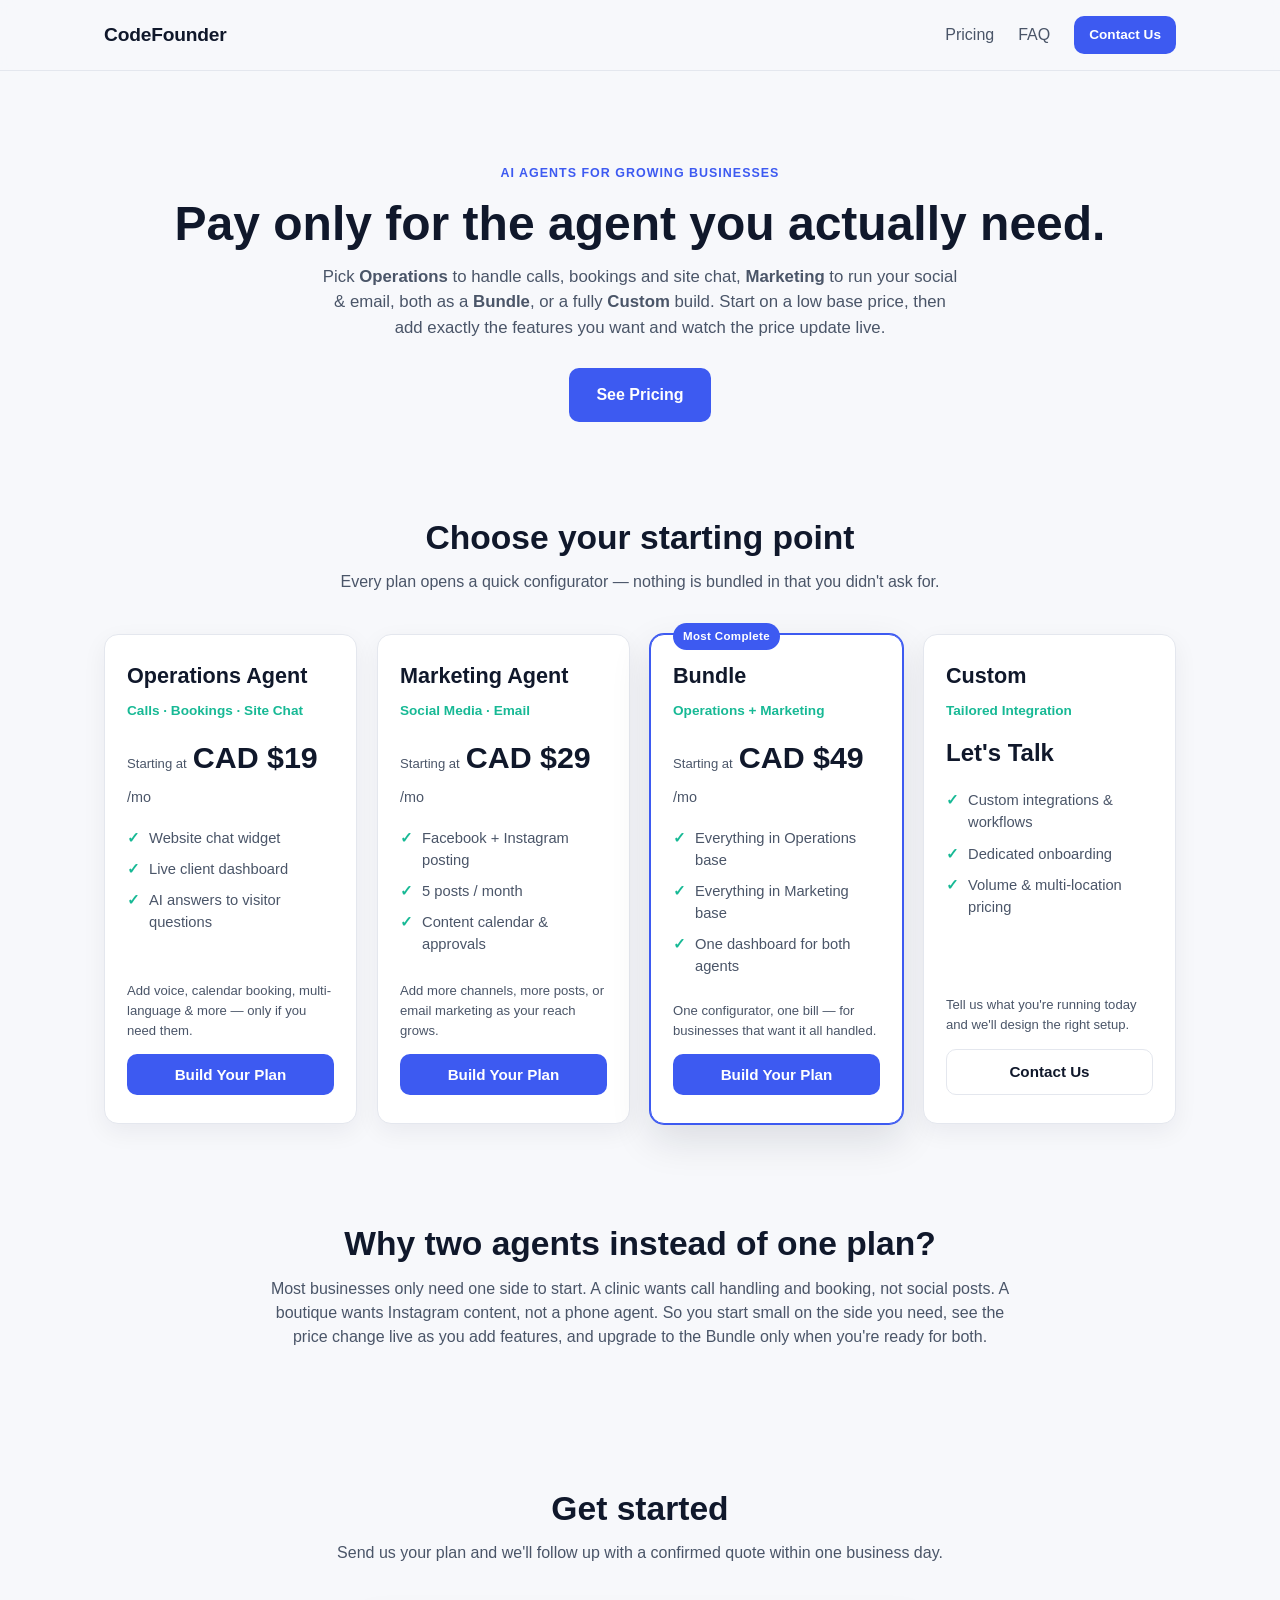
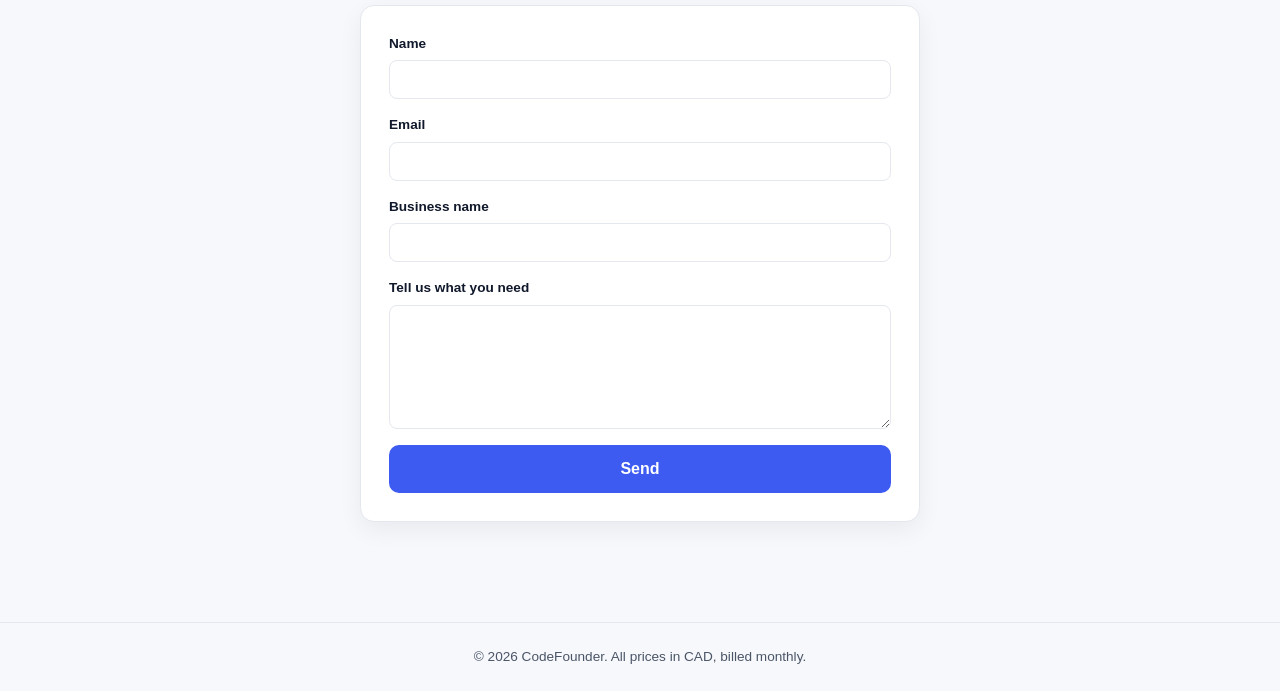
<file: index.html>
<!DOCTYPE html>
<html lang="en">
<head>
<meta charset="UTF-8">
<meta name="viewport" content="width=device-width, initial-scale=1.0">
<title>CodeFounder — Pricing</title>
<meta name="description" content="CodeFounder AI Agents: build the exact plan your business needs. Operations Agent, Marketing Agent, or bundle both — with live pricing as you configure.">
<link rel="icon" href="data:image/svg+xml,<svg xmlns=%22http://www.w3.org/2000/svg%22 viewBox=%220 0 100 100%22><rect width=%22100%22 height=%22100%22 rx=%2222%22 fill=%22%233d5af1%22/><text x=%2250%22 y=%2266%22 font-size=%2258%22 font-family=%22Arial%22 font-weight=%22bold%22 fill=%22white%22 text-anchor=%22middle%22>C</text></svg>">
<link rel="stylesheet" href="assets/css/style.css">
</head>
<body>

<header class="site-header">
  <div class="wrap header-inner">
    <a class="logo" href="#top">CodeFounder</a>
    <nav class="main-nav">
      <a href="#pricing">Pricing</a>
      <a href="#faq">FAQ</a>
      <a href="#contact" class="btn btn-small btn-primary">Contact Us</a>
    </nav>
  </div>
</header>

<main id="top">

  <section class="hero">
    <div class="wrap">
      <p class="eyebrow">AI Agents for growing businesses</p>
      <h1>Pay only for the agent you actually need.</h1>
      <p class="hero-sub">
        Pick <strong>Operations</strong> to handle calls, bookings and site chat, <strong>Marketing</strong> to run your
        social &amp; email, both as a <strong>Bundle</strong>, or a fully <strong>Custom</strong> build. Start on a low
        base price, then add exactly the features you want and watch the price update live.
      </p>
      <a href="#pricing" class="btn btn-primary btn-large">See Pricing</a>
    </div>
  </section>

  <section id="pricing" class="pricing-section">
    <div class="wrap">
      <h2>Choose your starting point</h2>
      <p class="section-sub">Every plan opens a quick configurator — nothing is bundled in that you didn't ask for.</p>

      <div class="plan-grid">

        <!-- OPERATIONS AGENT -->
        <article class="plan-card" data-plan="operations">
          <div class="plan-card-top">
            <h3>Operations Agent</h3>
            <p class="plan-tag">Calls · Bookings · Site Chat</p>
            <p class="plan-price"><span class="from">Starting at</span><span class="amount">CAD $19</span><span class="period">/mo</span></p>
            <ul class="plan-includes">
              <li>Website chat widget</li>
              <li>Live client dashboard</li>
              <li>AI answers to visitor questions</li>
            </ul>
          </div>
          <div class="plan-card-bottom">
            <p class="plan-note">Add voice, calendar booking, multi-language &amp; more — only if you need them.</p>
            <button class="btn btn-primary btn-block" data-open-wizard="operations">Build Your Plan</button>
          </div>
        </article>

        <!-- MARKETING AGENT -->
        <article class="plan-card" data-plan="marketing">
          <div class="plan-card-top">
            <h3>Marketing Agent</h3>
            <p class="plan-tag">Social Media · Email</p>
            <p class="plan-price"><span class="from">Starting at</span><span class="amount">CAD $29</span><span class="period">/mo</span></p>
            <ul class="plan-includes">
              <li>Facebook + Instagram posting</li>
              <li>5 posts / month</li>
              <li>Content calendar &amp; approvals</li>
            </ul>
          </div>
          <div class="plan-card-bottom">
            <p class="plan-note">Add more channels, more posts, or email marketing as your reach grows.</p>
            <button class="btn btn-primary btn-block" data-open-wizard="marketing">Build Your Plan</button>
          </div>
        </article>

        <!-- BUNDLE -->
        <article class="plan-card plan-card-featured" data-plan="bundle">
          <div class="badge">Most Complete</div>
          <div class="plan-card-top">
            <h3>Bundle</h3>
            <p class="plan-tag">Operations + Marketing</p>
            <p class="plan-price"><span class="from">Starting at</span><span class="amount">CAD $49</span><span class="period">/mo</span></p>
            <ul class="plan-includes">
              <li>Everything in Operations base</li>
              <li>Everything in Marketing base</li>
              <li>One dashboard for both agents</li>
            </ul>
          </div>
          <div class="plan-card-bottom">
            <p class="plan-note">One configurator, one bill — for businesses that want it all handled.</p>
            <button class="btn btn-primary btn-block" data-open-wizard="bundle">Build Your Plan</button>
          </div>
        </article>

        <!-- CUSTOM -->
        <article class="plan-card" data-plan="custom">
          <div class="plan-card-top">
            <h3>Custom</h3>
            <p class="plan-tag">Tailored Integration</p>
            <p class="plan-price"><span class="amount amount-text">Let's Talk</span></p>
            <ul class="plan-includes">
              <li>Custom integrations &amp; workflows</li>
              <li>Dedicated onboarding</li>
              <li>Volume &amp; multi-location pricing</li>
            </ul>
          </div>
          <div class="plan-card-bottom">
            <p class="plan-note">Tell us what you're running today and we'll design the right setup.</p>
            <a href="#contact" class="btn btn-outline btn-block">Contact Us</a>
          </div>
        </article>

      </div>
    </div>
  </section>

  <section id="faq" class="faq-section">
    <div class="wrap">
      <h2>Why two agents instead of one plan?</h2>
      <p class="section-sub">
        Most businesses only need one side to start. A clinic wants call handling and booking, not social posts.
        A boutique wants Instagram content, not a phone agent. So you start small on the side you need, see the
        price change live as you add features, and upgrade to the Bundle only when you're ready for both.
      </p>
    </div>
  </section>

  <section id="contact" class="contact-section">
    <div class="wrap">
      <h2>Get started</h2>
      <p class="section-sub">Send us your plan and we'll follow up with a confirmed quote within one business day.</p>

      <form id="contact-form" name="contact" method="POST" data-netlify="true" class="contact-form">
        <input type="hidden" name="form-name" value="contact">
        <div class="form-row">
          <label for="cf-name">Name</label>
          <input type="text" id="cf-name" name="name" required>
        </div>
        <div class="form-row">
          <label for="cf-email">Email</label>
          <input type="email" id="cf-email" name="email" required>
        </div>
        <div class="form-row">
          <label for="cf-business">Business name</label>
          <input type="text" id="cf-business" name="business">
        </div>
        <div class="form-row">
          <label for="cf-message">Tell us what you need</label>
          <textarea id="cf-message" name="message" rows="6" required></textarea>
        </div>
        <button type="submit" class="btn btn-primary btn-large">Send</button>
      </form>
    </div>
  </section>

</main>

<footer class="site-footer">
  <div class="wrap">
    <p>&copy; 2026 CodeFounder. All prices in CAD, billed monthly.</p>
  </div>
</footer>

<!-- WIZARD MODAL -->
<div id="wizard-overlay" class="wizard-overlay" hidden>
  <div class="wizard-modal" role="dialog" aria-modal="true" aria-labelledby="wizard-title">
    <button type="button" class="wizard-close" id="wizard-close" aria-label="Close">&times;</button>
    <div class="wizard-header">
      <h3 id="wizard-title">Configure your plan</h3>
      <p id="wizard-subtitle" class="wizard-subtitle"></p>
    </div>
    <div id="wizard-body" class="wizard-body"></div>
    <div class="wizard-footer">
      <div class="wizard-total">
        <span class="wizard-total-label">Your estimated price</span>
        <span id="wizard-total-amount" class="wizard-total-amount">CAD $0/mo</span>
      </div>
      <button type="button" id="wizard-cta" class="btn btn-primary btn-large">Get This Plan</button>
    </div>
  </div>
</div>

<script src="assets/js/pricing.js"></script>
<script src="assets/js/wizard.js"></script>
</body>
</html>
</file>
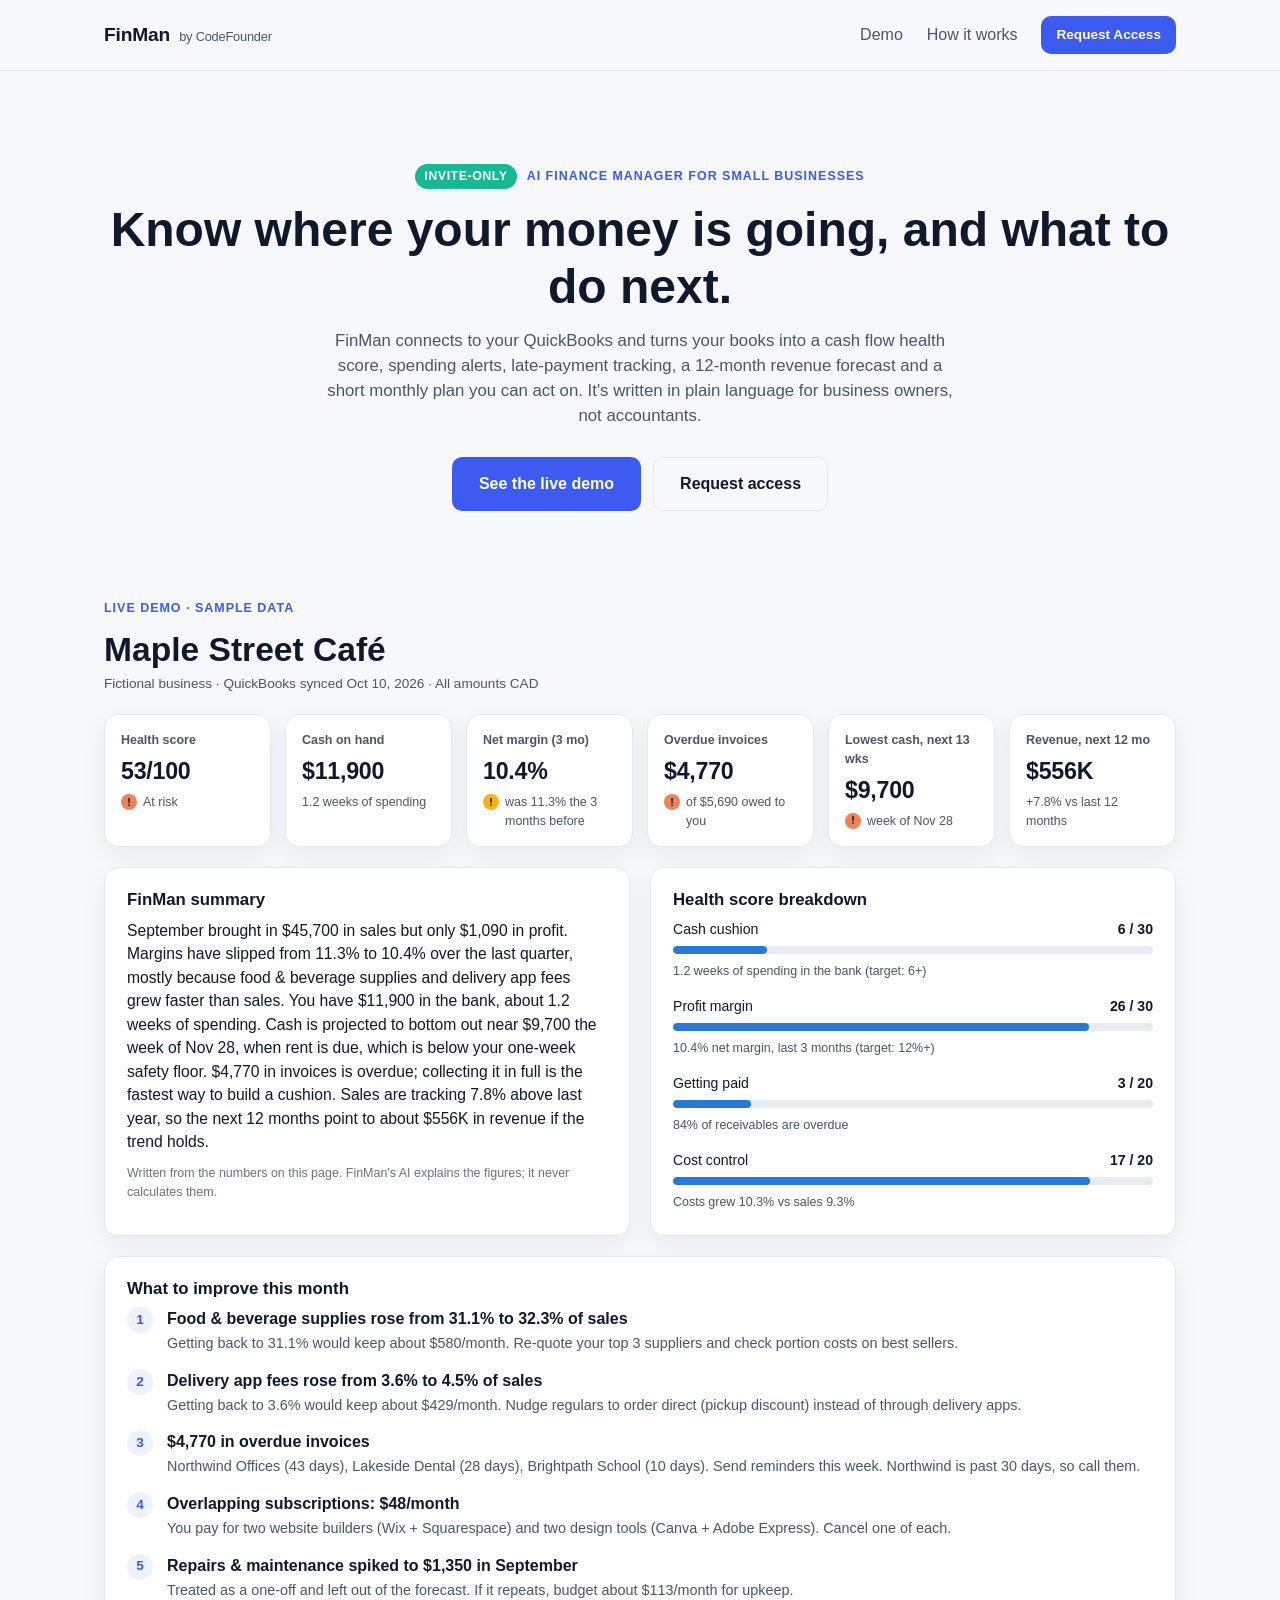
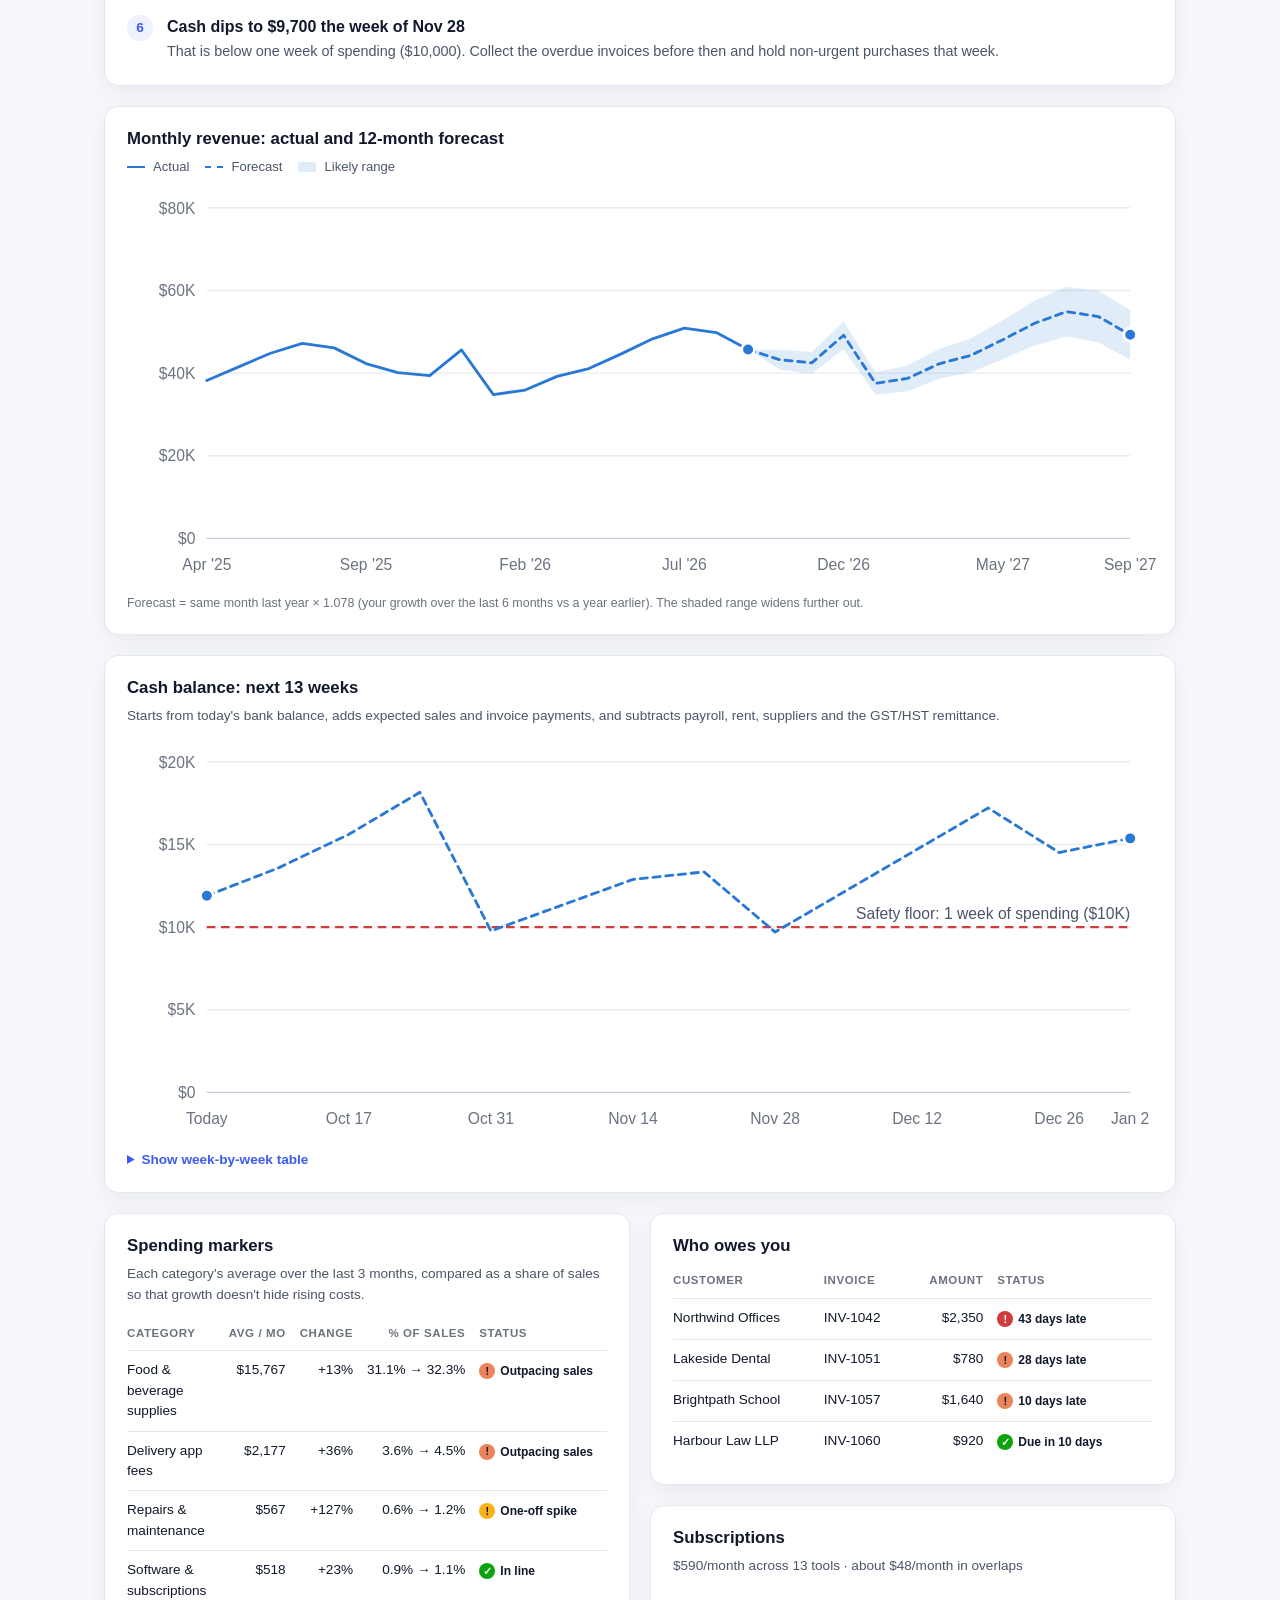
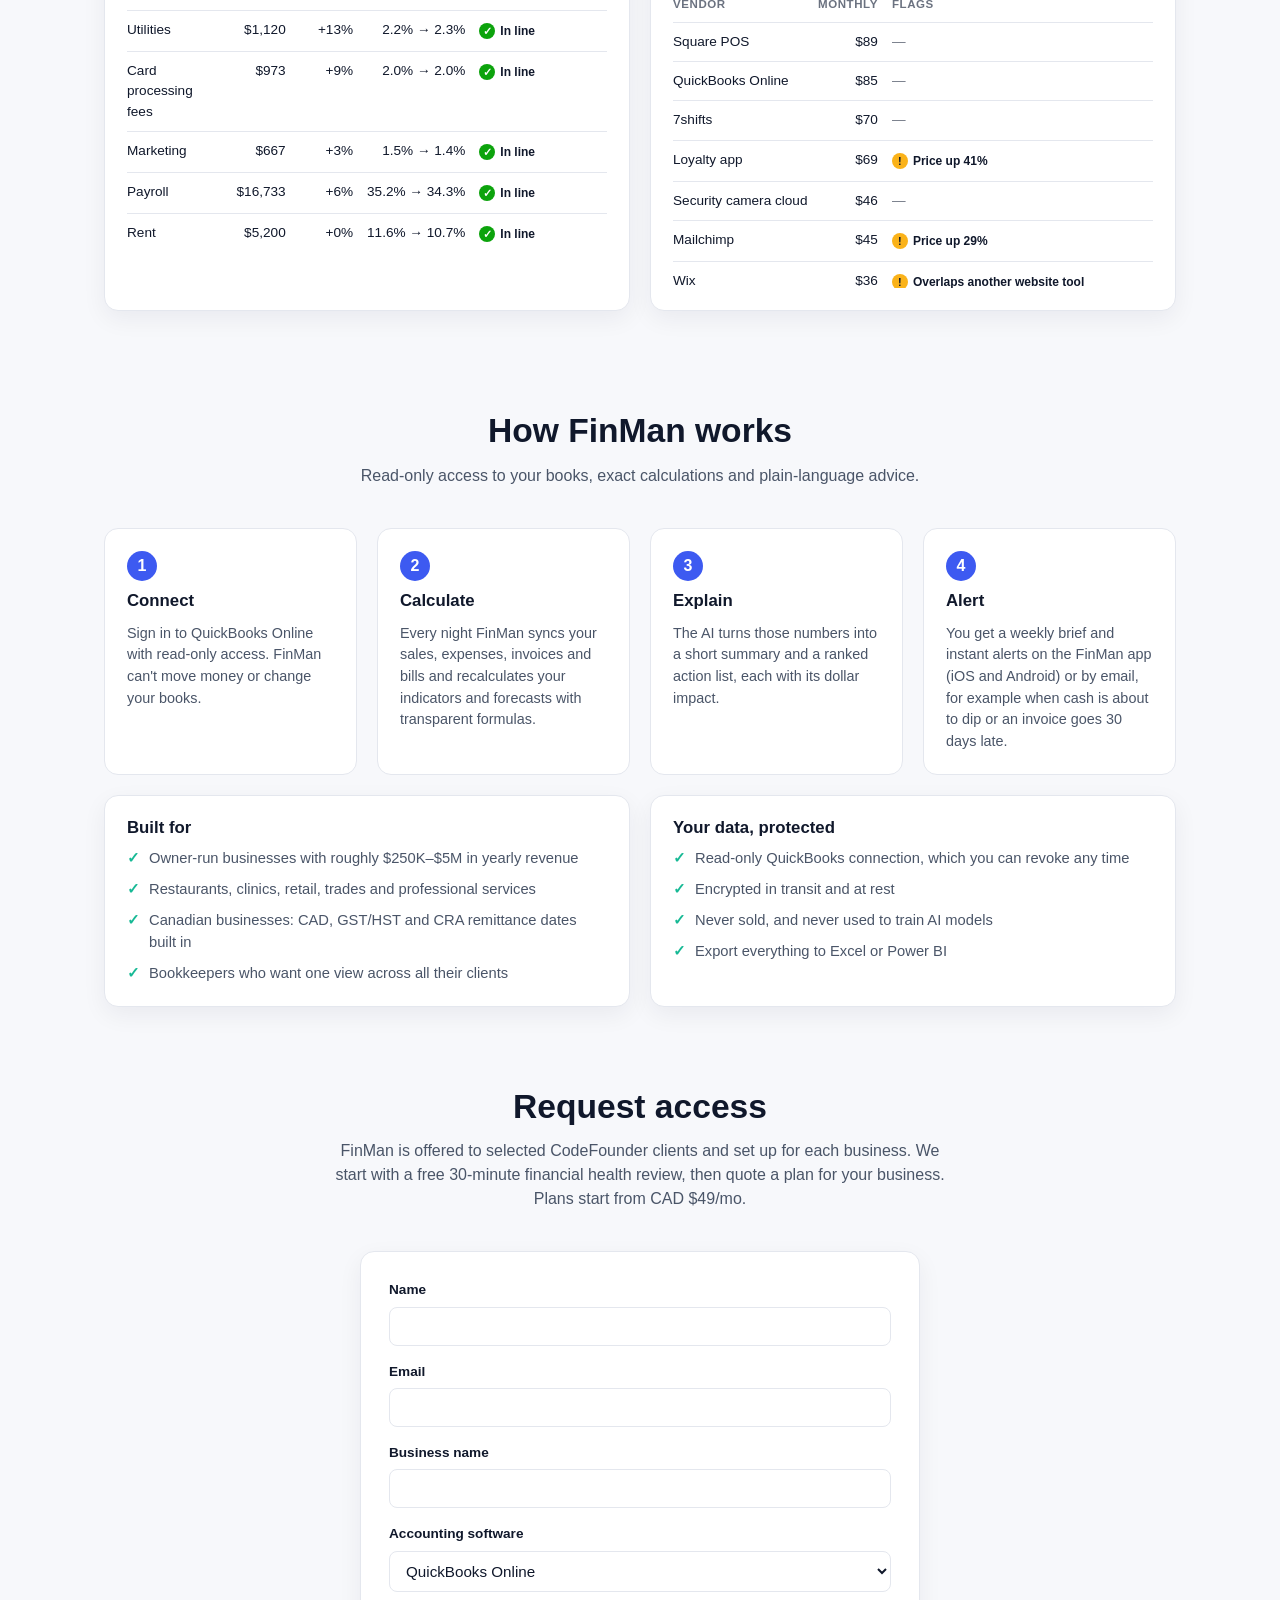
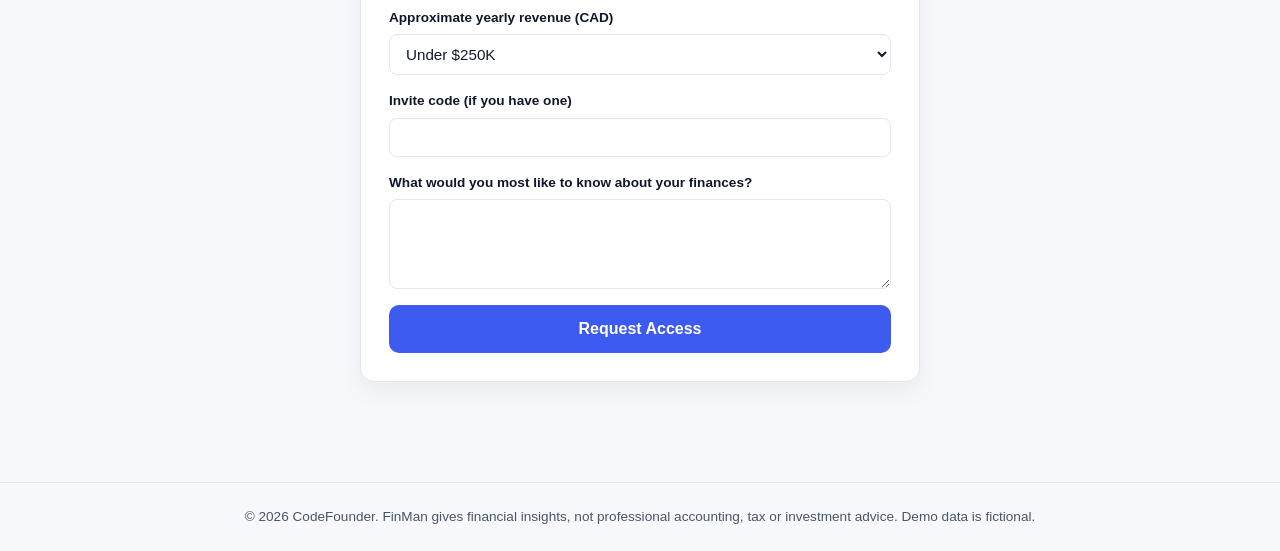
<file: finman/index.html>
<!DOCTYPE html>
<html lang="en">
<head>
<meta charset="UTF-8">
<meta name="viewport" content="width=device-width, initial-scale=1.0">
<title>FinMan by CodeFounder</title>
<meta name="description" content="FinMan by CodeFounder: an AI finance manager that connects to QuickBooks and turns your books into cash flow indicators, spending alerts, revenue forecasts and a plain-language action plan. Available to invited clients.">
<!-- Invite-only product: shared directly with selected clients, kept out of search results. -->
<meta name="robots" content="noindex, nofollow">
<link rel="icon" href="data:image/svg+xml,<svg xmlns=%22http://www.w3.org/2000/svg%22 viewBox=%220 0 100 100%22><rect width=%22100%22 height=%22100%22 rx=%2222%22 fill=%22%2317b995%22/><text x=%2250%22 y=%2266%22 font-size=%2252%22 font-family=%22Arial%22 font-weight=%22bold%22 fill=%22white%22 text-anchor=%22middle%22>F</text></svg>">
<link rel="stylesheet" href="../assets/css/style.css">
<link rel="stylesheet" href="finman.css">
</head>
<body>

<header class="site-header">
  <div class="wrap header-inner">
    <a class="logo" href="#top">FinMan <span class="fm-by">by CodeFounder</span></a>
    <nav class="main-nav">
      <a href="#demo">Demo</a>
      <a href="#how">How it works</a>
      <a href="#access" class="btn btn-small btn-primary">Request Access</a>
    </nav>
  </div>
</header>

<main id="top">

  <section class="hero">
    <div class="wrap">
      <p class="eyebrow"><span class="fm-invite">Invite-only</span> AI finance manager for small businesses</p>
      <h1>Know where your money is going, and what to do next.</h1>
      <p class="hero-sub">
        FinMan connects to your QuickBooks and turns your books into a cash flow health score, spending alerts,
        late-payment tracking, a 12-month revenue forecast and a short monthly plan you can act on.
        It's written in plain language for business owners, not accountants.
      </p>
      <div class="fm-hero-ctas">
        <a href="#demo" class="btn btn-primary btn-large">See the live demo</a>
        <a href="#access" class="btn btn-outline btn-large">Request access</a>
      </div>
    </div>
  </section>

  <!-- DEMO DASHBOARD -->
  <section id="demo" class="fm-demo">
    <div class="wrap">
      <div class="fm-demo-head">
        <div>
          <p class="eyebrow">Live demo · sample data</p>
          <h2 class="fm-left">Maple Street Café</h2>
          <p class="fm-asof">Fictional business · QuickBooks synced Oct 10, 2026 · All amounts CAD</p>
        </div>
      </div>

      <div id="fm-tiles" class="fm-tiles"></div>

      <div class="fm-grid-2">
        <article class="fm-card">
          <h3>FinMan summary</h3>
          <p id="fm-summary-text" class="fm-summary"></p>
          <p class="fm-footnote">Written from the numbers on this page. FinMan's AI explains the figures; it never calculates them.</p>
        </article>
        <article class="fm-card">
          <h3>Health score breakdown</h3>
          <div id="fm-score-parts" class="fm-score-parts"></div>
        </article>
      </div>

      <article class="fm-card">
        <h3>What to improve this month</h3>
        <ol id="fm-recs" class="fm-recs"></ol>
      </article>

      <article class="fm-card">
        <h3>Monthly revenue: actual and 12-month forecast</h3>
        <p class="fm-legend">
          <span class="fm-key fm-key-solid"></span>Actual
          <span class="fm-key fm-key-dash"></span>Forecast
          <span class="fm-key fm-key-band"></span>Likely range
        </p>
        <div id="fm-revenue-chart"></div>
        <p id="fm-revenue-note" class="fm-footnote"></p>
      </article>

      <article class="fm-card">
        <h3>Cash balance: next 13 weeks</h3>
        <p class="fm-sub">Starts from today's bank balance, adds expected sales and invoice payments, and subtracts payroll, rent, suppliers and the GST/HST remittance.</p>
        <div id="fm-cash-chart"></div>
        <details class="fm-details">
          <summary>Show week-by-week table</summary>
          <div class="fm-table-wrap">
            <table id="fm-cash-table" class="fm-table">
              <thead><tr><th>Week of</th><th class="num">Money in</th><th class="num">Money out</th><th class="num">Balance</th><th>Notable items</th></tr></thead>
              <tbody></tbody>
            </table>
          </div>
        </details>
      </article>

      <div class="fm-grid-2">
        <article class="fm-card">
          <h3>Spending markers</h3>
          <p class="fm-sub">Each category's average over the last 3 months, compared as a share of sales so that growth doesn't hide rising costs.</p>
          <div class="fm-table-wrap">
            <table id="fm-markers" class="fm-table">
              <thead><tr><th>Category</th><th class="num">Avg / mo</th><th class="num">Change</th><th class="num">% of sales</th><th>Status</th></tr></thead>
              <tbody></tbody>
            </table>
          </div>
        </article>
        <div class="fm-stack">
          <article class="fm-card">
            <h3>Who owes you</h3>
            <div class="fm-table-wrap">
              <table id="fm-ar" class="fm-table">
                <thead><tr><th>Customer</th><th>Invoice</th><th class="num">Amount</th><th>Status</th></tr></thead>
                <tbody></tbody>
              </table>
            </div>
          </article>
          <article class="fm-card">
            <h3>Subscriptions</h3>
            <p id="fm-subs-total" class="fm-sub"></p>
            <div class="fm-table-wrap fm-scroll">
              <table id="fm-subs" class="fm-table">
                <thead><tr><th>Vendor</th><th class="num">Monthly</th><th>Flags</th></tr></thead>
                <tbody></tbody>
              </table>
            </div>
          </article>
        </div>
      </div>
    </div>
  </section>

  <!-- HOW IT WORKS -->
  <section id="how" class="fm-how">
    <div class="wrap">
      <h2>How FinMan works</h2>
      <p class="section-sub">Read-only access to your books, exact calculations and plain-language advice.</p>
      <div class="fm-steps">
        <div class="fm-step">
          <span class="fm-step-num">1</span>
          <h3>Connect</h3>
          <p>Sign in to QuickBooks Online with read-only access. FinMan can't move money or change your books.</p>
        </div>
        <div class="fm-step">
          <span class="fm-step-num">2</span>
          <h3>Calculate</h3>
          <p>Every night FinMan syncs your sales, expenses, invoices and bills and recalculates your indicators and forecasts with transparent formulas.</p>
        </div>
        <div class="fm-step">
          <span class="fm-step-num">3</span>
          <h3>Explain</h3>
          <p>The AI turns those numbers into a short summary and a ranked action list, each with its dollar impact.</p>
        </div>
        <div class="fm-step">
          <span class="fm-step-num">4</span>
          <h3>Alert</h3>
          <p>You get a weekly brief and instant alerts on the FinMan app (iOS and Android) or by email, for example when cash is about to dip or an invoice goes 30 days late.</p>
        </div>
      </div>

      <div class="fm-grid-2 fm-who">
        <article class="fm-card">
          <h3>Built for</h3>
          <ul class="plan-includes">
            <li>Owner-run businesses with roughly $250K–$5M in yearly revenue</li>
            <li>Restaurants, clinics, retail, trades and professional services</li>
            <li>Canadian businesses: CAD, GST/HST and CRA remittance dates built in</li>
            <li>Bookkeepers who want one view across all their clients</li>
          </ul>
        </article>
        <article class="fm-card">
          <h3>Your data, protected</h3>
          <ul class="plan-includes">
            <li>Read-only QuickBooks connection, which you can revoke any time</li>
            <li>Encrypted in transit and at rest</li>
            <li>Never sold, and never used to train AI models</li>
            <li>Export everything to Excel or Power BI</li>
          </ul>
        </article>
      </div>
    </div>
  </section>

  <!-- ACCESS -->
  <section id="access" class="contact-section">
    <div class="wrap">
      <h2>Request access</h2>
      <p class="section-sub">
        FinMan is offered to selected CodeFounder clients and set up for each business. We start with a free
        30-minute financial health review, then quote a plan for your business. Plans start from CAD $49/mo.
      </p>

      <form name="finman-access" method="POST" data-netlify="true" netlify-honeypot="bot-field" class="contact-form">
        <input type="hidden" name="form-name" value="finman-access">
        <p hidden><label>Leave empty <input name="bot-field"></label></p>
        <div class="form-row">
          <label for="fa-name">Name</label>
          <input type="text" id="fa-name" name="name" required>
        </div>
        <div class="form-row">
          <label for="fa-email">Email</label>
          <input type="email" id="fa-email" name="email" required>
        </div>
        <div class="form-row">
          <label for="fa-business">Business name</label>
          <input type="text" id="fa-business" name="business" required>
        </div>
        <div class="form-row">
          <label for="fa-books">Accounting software</label>
          <select id="fa-books" name="accounting_software">
            <option>QuickBooks Online</option>
            <option>QuickBooks Desktop</option>
            <option>Xero</option>
            <option>Wave</option>
            <option>Spreadsheets / none</option>
            <option>Other</option>
          </select>
        </div>
        <div class="form-row">
          <label for="fa-revenue">Approximate yearly revenue (CAD)</label>
          <select id="fa-revenue" name="revenue_band">
            <option>Under $250K</option>
            <option>$250K – $1M</option>
            <option>$1M – $5M</option>
            <option>Over $5M</option>
          </select>
        </div>
        <div class="form-row">
          <label for="fa-code">Invite code (if you have one)</label>
          <input type="text" id="fa-code" name="invite_code">
        </div>
        <div class="form-row">
          <label for="fa-message">What would you most like to know about your finances?</label>
          <textarea id="fa-message" name="message" rows="4"></textarea>
        </div>
        <button type="submit" class="btn btn-primary btn-large">Request Access</button>
      </form>
    </div>
  </section>

</main>

<footer class="site-footer">
  <div class="wrap">
    <p>&copy; 2026 CodeFounder. FinMan gives financial insights, not professional accounting, tax or investment advice. Demo data is fictional.</p>
  </div>
</footer>

<script src="finman.js"></script>
</body>
</html>
</file>
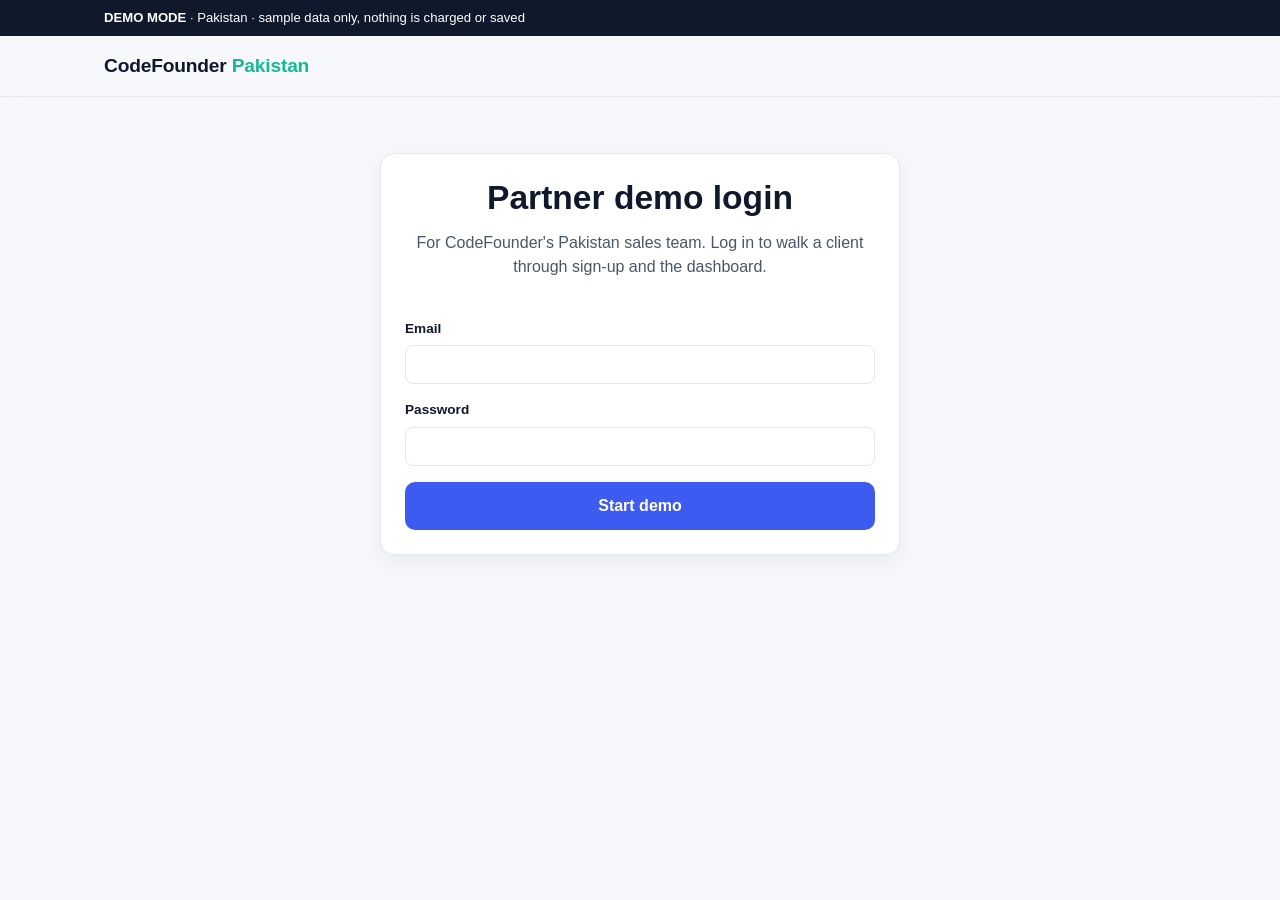
<file: pk-demo/index.html>
<!DOCTYPE html>
<html lang="en">
<head>
<meta charset="UTF-8">
<meta name="viewport" content="width=device-width, initial-scale=1.0">
<meta name="robots" content="noindex, nofollow">
<title>CodeFounder Pakistan Demo</title>
<meta name="description" content="Sales demo for CodeFounder partners in Pakistan: sign-up wizard in PKR and a sample client dashboard.">
<link rel="icon" href="data:image/svg+xml,<svg xmlns=%22http://www.w3.org/2000/svg%22 viewBox=%220 0 100 100%22><rect width=%22100%22 height=%22100%22 rx=%2222%22 fill=%22%233d5af1%22/><text x=%2250%22 y=%2266%22 font-size=%2258%22 font-family=%22Arial%22 font-weight=%22bold%22 fill=%22white%22 text-anchor=%22middle%22>C</text></svg>">
<link rel="stylesheet" href="../assets/css/style.css">
<link rel="stylesheet" href="../assets/css/pk-demo.css">
</head>
<body>

<div class="demo-bar">
  <div class="wrap demo-bar-inner">
    <span><strong>DEMO MODE</strong> · Pakistan · sample data only, nothing is charged or saved</span>
    <span class="demo-bar-actions">
      <button type="button" class="link-btn" id="demo-reset" hidden>Restart demo</button>
      <button type="button" class="link-btn" id="demo-logout" hidden>Log out</button>
    </span>
  </div>
</div>

<header class="site-header">
  <div class="wrap header-inner">
    <span class="logo">CodeFounder <span class="logo-pk">Pakistan</span></span>
    <ol class="steps" id="steps" hidden>
      <li data-step="plan">Plan</li>
      <li data-step="configure">Features</li>
      <li data-step="details">Business</li>
      <li data-step="payment">Payment</li>
      <li data-step="setup">Setup</li>
      <li data-step="dashboard">Dashboard</li>
    </ol>
  </div>
</header>

<main class="wrap demo-main">

  <!-- 0. LOGIN -->
  <section class="screen" data-screen="login">
    <div class="card narrow">
      <h2>Partner demo login</h2>
      <p class="section-sub">For CodeFounder's Pakistan sales team. Log in to walk a client through sign-up and the dashboard.</p>
      <form id="login-form" class="contact-form flat" autocomplete="off">
        <div class="form-row">
          <label for="login-email">Email</label>
          <input type="email" id="login-email" required>
        </div>
        <div class="form-row">
          <label for="login-pass">Password</label>
          <input type="password" id="login-pass" required>
        </div>
        <p class="form-error" id="login-error" hidden>Those demo details don't match. Check the email and password.</p>
        <button type="submit" class="btn btn-primary btn-large">Start demo</button>
      </form>
    </div>
  </section>

  <!-- 1. PLAN -->
  <section class="screen" data-screen="plan" hidden>
    <h2>Choose your starting point</h2>
    <p class="section-sub">All prices in Pakistani rupees, per month. Start small and add only what you need.</p>
    <div class="plan-grid three" id="plan-grid"></div>
  </section>

  <!-- 2. CONFIGURE -->
  <section class="screen" data-screen="configure" hidden>
    <div class="split">
      <div class="card">
        <h2 class="left" id="cfg-title">Pick your features</h2>
        <p class="wizard-subtitle" id="cfg-subtitle"></p>
        <div id="cfg-body" class="cfg-body"></div>
      </div>
      <aside class="card summary sticky">
        <p class="wizard-total-label">Your monthly price</p>
        <p class="wizard-total-amount big" id="cfg-total">Rs 0</p>
        <ul class="summary-list" id="cfg-summary"></ul>
        <button type="button" class="btn btn-primary btn-block" data-next="details">Continue</button>
        <button type="button" class="btn btn-outline btn-block" data-next="plan">Back to plans</button>
      </aside>
    </div>
  </section>

  <!-- 3. BUSINESS DETAILS -->
  <section class="screen" data-screen="details" hidden>
    <div class="split">
      <div class="card">
        <h2 class="left">Tell us about your business</h2>
        <p class="wizard-subtitle">This is what the agent learns from. In a real sign-up, the partner team helps fill it in.</p>
        <form id="details-form" class="contact-form flat">
          <div class="form-grid">
            <div class="form-row">
              <label for="d-business">Business name</label>
              <input id="d-business" name="business" required>
            </div>
            <div class="form-row">
              <label for="d-type">Business type</label>
              <select id="d-type" name="type"></select>
            </div>
            <div class="form-row">
              <label for="d-owner">Owner / contact name</label>
              <input id="d-owner" name="owner" required>
            </div>
            <div class="form-row">
              <label for="d-city">City</label>
              <select id="d-city" name="city">
                <option>Lahore</option><option>Karachi</option><option>Islamabad</option><option>Rawalpindi</option>
                <option>Faisalabad</option><option>Multan</option><option>Peshawar</option><option>Other</option>
              </select>
            </div>
            <div class="form-row">
              <label for="d-phone">Mobile / WhatsApp</label>
              <input id="d-phone" name="phone" required placeholder="03XX XXXXXXX">
            </div>
            <div class="form-row">
              <label for="d-hours">Opening hours</label>
              <input id="d-hours" name="hours" required>
            </div>
            <div class="form-row full">
              <label for="d-website">Website or Facebook page</label>
              <input id="d-website" name="website" placeholder="facebook.com/yourbusiness">
            </div>
          </div>
          <button type="button" class="btn btn-outline btn-small" id="d-fill">Fill with sample business</button>
        </form>
      </div>
      <aside class="card summary sticky">
        <p class="wizard-total-label">Your monthly price</p>
        <p class="wizard-total-amount big" data-total></p>
        <button type="button" class="btn btn-primary btn-block" id="details-next">Continue to payment</button>
        <button type="button" class="btn btn-outline btn-block" data-next="configure">Back</button>
      </aside>
    </div>
  </section>

  <!-- 4. PAYMENT -->
  <section class="screen" data-screen="payment" hidden>
    <div class="split">
      <div class="card">
        <h2 class="left">Review and pay</h2>
        <p class="wizard-subtitle">Billed monthly in advance. Cancel any time with 30 days' notice.</p>
        <table class="review-table" id="review-table"></table>
        <p class="wizard-section-title">Payment method</p>
        <div class="pay-grid" id="pay-grid">
          <label class="pay-option"><input type="radio" name="pay" value="JazzCash" checked><span>JazzCash</span></label>
          <label class="pay-option"><input type="radio" name="pay" value="Easypaisa"><span>Easypaisa</span></label>
          <label class="pay-option"><input type="radio" name="pay" value="Bank transfer"><span>Bank transfer</span></label>
          <label class="pay-option"><input type="radio" name="pay" value="Debit / credit card"><span>Debit / credit card</span></label>
        </div>
        <p class="note">Demo only — no payment is taken. Invoices are issued by the partner in PKR.</p>
      </div>
      <aside class="card summary sticky">
        <p class="wizard-total-label">Due today</p>
        <p class="wizard-total-amount big" data-total></p>
        <button type="button" class="btn btn-primary btn-block" id="pay-btn">Pay &amp; activate</button>
        <button type="button" class="btn btn-outline btn-block" data-next="details">Back</button>
      </aside>
    </div>
  </section>

  <!-- 5. SETUP -->
  <section class="screen" data-screen="setup" hidden>
    <div class="card narrow">
      <h2>Setting up your agent</h2>
      <p class="section-sub" id="setup-sub"></p>
      <ul class="setup-list" id="setup-list"></ul>
      <button type="button" class="btn btn-primary btn-large" id="setup-done" hidden>Open my dashboard</button>
    </div>
  </section>

  <!-- 6. DASHBOARD -->
  <section class="screen" data-screen="dashboard" hidden>
    <div class="dash-head">
      <div>
        <p class="eyebrow" id="dash-plan"></p>
        <h2 class="left" id="dash-title"></h2>
        <p class="wizard-subtitle" id="dash-sub"></p>
      </div>
      <nav class="dash-tabs" id="dash-tabs"></nav>
    </div>
    <div id="dash-body"></div>
  </section>

</main>

<script src="../assets/js/pricing.js"></script>
<script src="../assets/js/pricing-pk.js"></script>
<script src="../assets/js/pk-demo.js"></script>
</body>
</html>
</file>
<file: assets/css/style.css>
:root {
  --ink: #10182b;
  --ink-soft: #4a5568;
  --bg: #f7f8fb;
  --surface: #ffffff;
  --border: #e4e7ee;
  --brand: #3d5af1;
  --brand-dark: #2b3fc0;
  --brand-tint: #eef1fe;
  --accent: #17b995;
  --radius: 14px;
  --shadow: 0 8px 24px rgba(16, 24, 43, 0.06);
  --shadow-lift: 0 16px 40px rgba(16, 24, 43, 0.12);
}

* { box-sizing: border-box; }

html { scroll-behavior: smooth; }

body {
  margin: 0;
  font-family: -apple-system, BlinkMacSystemFont, "Segoe UI", Roboto, Helvetica, Arial, sans-serif;
  color: var(--ink);
  background: var(--bg);
  line-height: 1.5;
}

.wrap {
  max-width: 1120px;
  margin: 0 auto;
  padding: 0 24px;
}

h1, h2, h3 { line-height: 1.2; margin: 0 0 12px; font-weight: 700; }
h1 { font-size: clamp(2rem, 4vw, 3rem); }
h2 { font-size: clamp(1.5rem, 3vw, 2.1rem); text-align: center; }
h3 { font-size: 1.35rem; }
p { color: var(--ink-soft); }

a { color: var(--brand); }

/* Header */
.site-header {
  position: sticky;
  top: 0;
  z-index: 20;
  background: rgba(247, 248, 251, 0.9);
  backdrop-filter: blur(8px);
  border-bottom: 1px solid var(--border);
}
.header-inner {
  display: flex;
  align-items: center;
  justify-content: space-between;
  padding-top: 16px;
  padding-bottom: 16px;
}
.logo {
  font-weight: 800;
  font-size: 1.2rem;
  color: var(--ink);
  text-decoration: none;
  letter-spacing: -0.01em;
}
.main-nav {
  display: flex;
  align-items: center;
  gap: 24px;
}
.main-nav a:not(.btn) {
  color: var(--ink-soft);
  text-decoration: none;
  font-weight: 500;
}
.main-nav a:not(.btn):hover { color: var(--ink); }

/* Buttons */
.btn {
  display: inline-flex;
  align-items: center;
  justify-content: center;
  gap: 8px;
  border-radius: 10px;
  font-weight: 600;
  text-decoration: none;
  cursor: pointer;
  border: 1px solid transparent;
  transition: transform .06s ease, box-shadow .15s ease, background .15s ease;
  padding: 11px 18px;
  font-size: 0.95rem;
}
.btn:active { transform: translateY(1px); }
.btn-primary { background: var(--brand); color: #fff; }
.btn-primary:hover { background: var(--brand-dark); }
.btn-outline { background: transparent; border-color: var(--border); color: var(--ink); }
.btn-outline:hover { border-color: var(--brand); color: var(--brand); }
.btn-small { padding: 8px 14px; font-size: 0.85rem; }
.btn-large { padding: 14px 26px; font-size: 1rem; }
.btn-block { width: 100%; }

/* Hero */
.hero {
  padding: 80px 0 56px;
  text-align: center;
}
.eyebrow {
  text-transform: uppercase;
  letter-spacing: 0.08em;
  font-size: 0.78rem;
  font-weight: 700;
  color: var(--brand);
  margin-bottom: 12px;
}
.hero-sub {
  max-width: 640px;
  margin: 0 auto 28px;
  font-size: 1.05rem;
}

/* Pricing */
.pricing-section { padding: 40px 0 80px; }
.section-sub {
  text-align: center;
  max-width: 620px;
  margin: 0 auto 40px;
}

.plan-grid {
  display: grid;
  grid-template-columns: repeat(4, 1fr);
  gap: 20px;
  align-items: stretch;
}
@media (max-width: 980px) {
  .plan-grid { grid-template-columns: repeat(2, 1fr); }
}
@media (max-width: 620px) {
  .plan-grid { grid-template-columns: 1fr; }
}

.plan-card {
  position: relative;
  background: var(--surface);
  border: 1px solid var(--border);
  border-radius: var(--radius);
  padding: 28px 22px;
  display: flex;
  flex-direction: column;
  justify-content: space-between;
  gap: 24px;
  box-shadow: var(--shadow);
  transition: box-shadow .2s ease, transform .2s ease;
}
.plan-card:hover { box-shadow: var(--shadow-lift); transform: translateY(-2px); }

.plan-card-featured {
  border-color: var(--brand);
  box-shadow: 0 0 0 1px var(--brand), var(--shadow-lift);
}

.badge {
  position: absolute;
  top: -12px;
  left: 22px;
  background: var(--brand);
  color: #fff;
  font-size: 0.72rem;
  font-weight: 700;
  letter-spacing: 0.03em;
  padding: 5px 10px;
  border-radius: 999px;
}

.plan-tag {
  font-size: 0.85rem;
  font-weight: 600;
  color: var(--accent);
  margin: 0 0 14px;
}

.plan-price {
  display: flex;
  align-items: baseline;
  gap: 6px;
  margin: 0 0 18px;
  flex-wrap: wrap;
}
.plan-price .from { font-size: 0.82rem; color: var(--ink-soft); }
.plan-price .amount { font-size: 1.9rem; font-weight: 800; color: var(--ink); }
.plan-price .amount-text { font-size: 1.5rem; }
.plan-price .period { font-size: 0.9rem; color: var(--ink-soft); }

.plan-includes {
  list-style: none;
  padding: 0;
  margin: 0;
  display: flex;
  flex-direction: column;
  gap: 9px;
}
.plan-includes li {
  font-size: 0.92rem;
  color: var(--ink-soft);
  padding-left: 22px;
  position: relative;
}
.plan-includes li::before {
  content: "\2713";
  position: absolute;
  left: 0;
  color: var(--accent);
  font-weight: 700;
}

.plan-note {
  font-size: 0.82rem;
  color: var(--ink-soft);
  margin: 0 0 14px;
  min-height: 34px;
}

/* FAQ */
.faq-section { padding: 20px 0 80px; }
.faq-section .section-sub { max-width: 760px; }

/* Contact */
.contact-section { padding: 20px 0 100px; }
.contact-form {
  max-width: 560px;
  margin: 0 auto;
  background: var(--surface);
  border: 1px solid var(--border);
  border-radius: var(--radius);
  padding: 28px;
  box-shadow: var(--shadow);
  display: flex;
  flex-direction: column;
  gap: 16px;
}
.form-row { display: flex; flex-direction: column; gap: 6px; }
.form-row label { font-size: 0.85rem; font-weight: 600; }
.form-row input, .form-row textarea {
  border: 1px solid var(--border);
  border-radius: 8px;
  padding: 10px 12px;
  font-size: 0.95rem;
  font-family: inherit;
  color: var(--ink);
  background: #fff;
}
.form-row input:focus, .form-row textarea:focus {
  outline: 2px solid var(--brand);
  outline-offset: 1px;
}

/* Footer */
.site-footer {
  border-top: 1px solid var(--border);
  padding: 24px 0;
}
.site-footer p {
  text-align: center;
  font-size: 0.85rem;
  margin: 0;
}

/* Wizard modal */
.wizard-overlay {
  position: fixed;
  inset: 0;
  background: rgba(16, 24, 43, 0.55);
  display: flex;
  align-items: center;
  justify-content: center;
  padding: 20px;
  z-index: 100;
}
.wizard-overlay[hidden] { display: none; }

.wizard-modal {
  background: var(--surface);
  border-radius: var(--radius);
  width: 100%;
  max-width: 600px;
  max-height: 88vh;
  display: flex;
  flex-direction: column;
  box-shadow: var(--shadow-lift);
  position: relative;
}

.wizard-close {
  position: absolute;
  top: 14px;
  right: 16px;
  background: transparent;
  border: none;
  font-size: 1.6rem;
  line-height: 1;
  cursor: pointer;
  color: var(--ink-soft);
}
.wizard-close:hover { color: var(--ink); }

.wizard-header {
  padding: 24px 28px 12px;
  border-bottom: 1px solid var(--border);
}
.wizard-subtitle { font-size: 0.88rem; margin: 0; }

.wizard-body {
  padding: 20px 28px;
  overflow-y: auto;
  display: flex;
  flex-direction: column;
  gap: 20px;
}

.wizard-section-title {
  font-size: 0.78rem;
  text-transform: uppercase;
  letter-spacing: 0.06em;
  font-weight: 700;
  color: var(--ink-soft);
  margin: 4px 0 2px;
}

.wizard-included {
  background: var(--brand-tint);
  border-radius: 10px;
  padding: 14px 16px;
  font-size: 0.88rem;
  display: flex;
  flex-direction: column;
  gap: 6px;
}

.addon-row {
  display: flex;
  align-items: center;
  justify-content: space-between;
  gap: 12px;
  padding: 12px 0;
  border-bottom: 1px solid var(--border);
}
.addon-row:last-child { border-bottom: none; }

.addon-label { display: flex; flex-direction: column; gap: 2px; }
.addon-label strong { font-size: 0.95rem; }
.addon-label span { font-size: 0.8rem; color: var(--ink-soft); }
.addon-price { font-size: 0.85rem; font-weight: 700; color: var(--brand); white-space: nowrap; }

/* Toggle switch */
.switch {
  position: relative;
  display: inline-block;
  width: 42px;
  height: 24px;
  flex-shrink: 0;
}
.switch input { opacity: 0; width: 0; height: 0; }
.switch .slider-track {
  position: absolute;
  inset: 0;
  background: #cfd4e4;
  border-radius: 999px;
  cursor: pointer;
  transition: background .15s ease;
}
.switch .slider-track::before {
  content: "";
  position: absolute;
  height: 18px;
  width: 18px;
  left: 3px;
  top: 3px;
  background: #fff;
  border-radius: 50%;
  transition: transform .15s ease;
  box-shadow: 0 1px 3px rgba(0,0,0,0.25);
}
.switch input:checked + .slider-track { background: var(--brand); }
.switch input:checked + .slider-track::before { transform: translateX(18px); }

/* Range slider */
.slider-block { margin-top: 10px; }
.slider-block-head {
  display: flex;
  justify-content: space-between;
  font-size: 0.82rem;
  color: var(--ink-soft);
  margin-bottom: 6px;
}
.slider-block-head strong { color: var(--ink); }
input[type="range"] {
  width: 100%;
  accent-color: var(--brand);
}
.addon-sub {
  padding-left: 0;
  margin-top: 10px;
  border-top: 1px dashed var(--border);
  padding-top: 10px;
}
.addon-sub[hidden] { display: none; }

/* Wizard footer */
.wizard-footer {
  padding: 18px 28px 24px;
  border-top: 1px solid var(--border);
  display: flex;
  align-items: center;
  justify-content: space-between;
  gap: 16px;
  flex-wrap: wrap;
}
.wizard-total-label {
  display: block;
  font-size: 0.78rem;
  color: var(--ink-soft);
}
.wizard-total-amount {
  display: block;
  font-size: 1.5rem;
  font-weight: 800;
  color: var(--ink);
}
</file>
<file: finman/finman.css>
/* FinMan page — builds on ../assets/css/style.css */

:root {
  --series-1: #2a78d6;
  --band: rgba(42, 120, 214, 0.14);
  --grid: #e9ebf0;
  --axis: #c7ccd8;
  --muted: #6b7280;
  --good: #0ca30c;
  --warning: #fab219;
  --serious: #ec835a;
  --critical: #d03b3b;
  --tip-bg: #10182b;
  --tip-ink: #ffffff;
}

@media (prefers-color-scheme: dark) {
  :root:not([data-theme="light"]) {
    --ink: #f0efec;
    --ink-soft: #c3c2b7;
    --bg: #121316;
    --surface: #1a1a19;
    --border: #2e2f33;
    --brand: #6d86f5;
    --brand-dark: #8a9ef7;
    --brand-tint: #1f2540;
    --series-1: #3987e5;
    --band: rgba(57, 135, 229, 0.22);
    --grid: #26272b;
    --axis: #44464d;
    --muted: #9a9a92;
    --tip-bg: #f0efec;
    --tip-ink: #10182b;
  }
  :root:not([data-theme="light"]) .site-header { background: rgba(18, 19, 22, 0.9); }
  :root:not([data-theme="light"]) .form-row input,
  :root:not([data-theme="light"]) .form-row textarea,
  :root:not([data-theme="light"]) .form-row select { background: var(--bg); }
}
:root[data-theme="dark"] {
  --ink: #f0efec;
  --ink-soft: #c3c2b7;
  --bg: #121316;
  --surface: #1a1a19;
  --border: #2e2f33;
  --brand: #6d86f5;
  --brand-dark: #8a9ef7;
  --brand-tint: #1f2540;
  --series-1: #3987e5;
  --band: rgba(57, 135, 229, 0.22);
  --grid: #26272b;
  --axis: #44464d;
  --muted: #9a9a92;
  --tip-bg: #f0efec;
  --tip-ink: #10182b;
}

.fm-by { font-weight: 500; font-size: 0.8rem; color: var(--ink-soft); margin-left: 4px; }
.fm-invite {
  display: inline-block;
  background: var(--accent);
  color: #fff;
  padding: 3px 9px;
  border-radius: 999px;
  margin-right: 6px;
  letter-spacing: 0.04em;
}
.fm-hero-ctas { display: flex; gap: 12px; justify-content: center; flex-wrap: wrap; }

.form-row select {
  border: 1px solid var(--border);
  border-radius: 8px;
  padding: 10px 12px;
  font-size: 0.95rem;
  font-family: inherit;
  color: var(--ink);
  background: #fff;
}

/* Demo layout */
.fm-demo { padding: 20px 0 60px; }
.fm-demo .wrap { display: flex; flex-direction: column; gap: 20px; }
.fm-left { text-align: left; margin-bottom: 4px; }
.fm-asof { margin: 0; font-size: 0.85rem; }

.fm-tiles {
  display: grid;
  grid-template-columns: repeat(6, 1fr);
  gap: 14px;
}
@media (max-width: 1000px) { .fm-tiles { grid-template-columns: repeat(3, 1fr); } }
@media (max-width: 560px)  { .fm-tiles { grid-template-columns: repeat(2, 1fr); } }

.fm-tile, .fm-card {
  background: var(--surface);
  border: 1px solid var(--border);
  border-radius: var(--radius);
  box-shadow: var(--shadow);
}
.fm-tile { padding: 16px; display: flex; flex-direction: column; gap: 4px; min-width: 0; }
.fm-tile-label { font-size: 0.78rem; color: var(--ink-soft); font-weight: 600; }
.fm-tile-value { font-size: 1.45rem; font-weight: 800; letter-spacing: -0.01em; font-variant-numeric: tabular-nums; }
.fm-tile-sub { font-size: 0.78rem; color: var(--ink-soft); display: flex; align-items: flex-start; gap: 6px; }
.fm-tile-sub .fm-status { margin: 1px 0 0; }

.fm-card { padding: 22px; min-width: 0; }
.fm-card h3 { font-size: 1.05rem; margin-bottom: 8px; }
.fm-sub { font-size: 0.85rem; margin: 0 0 12px; }
.fm-footnote { font-size: 0.78rem; color: var(--muted); margin: 10px 0 0; }
.fm-summary { color: var(--ink); font-size: 0.98rem; margin: 0; }
.fm-muted { color: var(--muted); }

.fm-grid-2 { display: grid; grid-template-columns: 1fr 1fr; gap: 20px; }
@media (max-width: 860px) { .fm-grid-2 { grid-template-columns: 1fr; } }
.fm-stack { display: flex; flex-direction: column; gap: 20px; min-width: 0; }

/* Status chips: icon + label, never color alone */
.fm-status {
  display: inline-flex;
  align-items: center;
  gap: 5px;
  font-size: 0.75rem;
  font-weight: 600;
  color: var(--ink);
  white-space: nowrap;
  margin: 2px 6px 2px 0;
}
.fm-status-icon {
  display: inline-flex;
  align-items: center;
  justify-content: center;
  width: 16px;
  height: 16px;
  border-radius: 50%;
  font-size: 0.68rem;
  font-weight: 800;
  color: #fff;
}
.fm-status-good .fm-status-icon { background: var(--good); }
.fm-status-warning .fm-status-icon { background: var(--warning); color: #10182b; }
.fm-status-serious .fm-status-icon { background: var(--serious); color: #10182b; }
.fm-status-critical .fm-status-icon { background: var(--critical); }

/* Score breakdown */
.fm-score-parts { display: flex; flex-direction: column; gap: 14px; }
.fm-score-head { display: flex; justify-content: space-between; font-size: 0.88rem; }
.fm-meter { height: 8px; background: var(--grid); border-radius: 4px; margin: 6px 0 4px; overflow: hidden; }
.fm-meter-fill { height: 100%; background: var(--series-1); border-radius: 4px; }
.fm-score-note { font-size: 0.78rem; color: var(--ink-soft); }

/* Recommendations */
.fm-recs { list-style: none; padding: 0; margin: 4px 0 0; display: flex; flex-direction: column; gap: 14px; }
.fm-rec { display: flex; gap: 14px; align-items: flex-start; }
.fm-rec p { margin: 2px 0 0; font-size: 0.9rem; }
.fm-rec-num {
  flex-shrink: 0;
  width: 26px;
  height: 26px;
  border-radius: 50%;
  background: var(--brand-tint);
  color: var(--brand);
  font-weight: 800;
  font-size: 0.85rem;
  display: inline-flex;
  align-items: center;
  justify-content: center;
}

/* Charts */
.fm-legend { display: flex; align-items: center; gap: 8px; font-size: 0.82rem; color: var(--ink-soft); margin: 0 0 8px; flex-wrap: wrap; }
.fm-key { display: inline-block; width: 18px; height: 0; margin-left: 8px; }
.fm-key:first-child { margin-left: 0; }
.fm-key-solid { border-top: 2px solid var(--series-1); }
.fm-key-dash { border-top: 2px dashed var(--series-1); }
.fm-key-band { height: 10px; background: var(--band); border-radius: 2px; }

.fm-chart-wrap { position: relative; }
.fm-svg { width: 100%; height: auto; display: block; overflow: visible; }
.fm-grid { stroke: var(--grid); stroke-width: 1; }
.fm-axis { stroke: var(--axis); stroke-width: 1; }
.fm-tick { fill: var(--muted); font-size: 11px; font-variant-numeric: tabular-nums; }
.fm-line { fill: none; stroke: var(--series-1); stroke-width: 2; stroke-linejoin: round; stroke-linecap: round; }
.fm-line-forecast { stroke-dasharray: 5 4; }
.fm-band { fill: var(--band); }
.fm-dot { fill: var(--series-1); stroke: var(--surface); stroke-width: 2; }
.fm-cross { stroke: var(--axis); stroke-width: 1; }
.fm-ref { stroke: var(--critical); stroke-width: 1.5; stroke-dasharray: 6 4; }
.fm-ref-label { fill: var(--ink-soft); font-size: 11px; }
.fm-svg rect:focus { outline: none; }
.fm-svg rect:focus-visible { outline: 2px solid var(--brand); }

.fm-tip {
  position: absolute;
  transform: translate(-50%, -100%);
  background: var(--tip-bg);
  color: var(--tip-ink);
  border-radius: 8px;
  padding: 8px 10px;
  font-size: 0.78rem;
  pointer-events: none;
  min-width: 150px;
  max-width: 260px;
  box-shadow: var(--shadow-lift);
  z-index: 5;
}
.fm-tip[hidden] { display: none; }
.fm-tip-title { font-weight: 600; opacity: 0.8; margin-bottom: 4px; }
.fm-tip-row { display: flex; gap: 6px; align-items: baseline; }
.fm-tip-row strong { font-variant-numeric: tabular-nums; }
.fm-tip-row span { opacity: 0.75; }

/* Tables */
.fm-table-wrap { overflow-x: auto; }
.fm-scroll { max-height: 300px; overflow-y: auto; }
.fm-table { width: 100%; border-collapse: collapse; font-size: 0.85rem; }
.fm-table th {
  text-align: left;
  font-size: 0.72rem;
  text-transform: uppercase;
  letter-spacing: 0.05em;
  color: var(--muted);
  font-weight: 700;
  padding: 8px 8px 8px 0;
  border-bottom: 1px solid var(--border);
  position: sticky;
  top: 0;
  background: var(--surface);
}
.fm-table td { padding: 9px 8px 9px 0; border-bottom: 1px solid var(--border); color: var(--ink); vertical-align: top; }
.fm-table tr:last-child td { border-bottom: none; }
.fm-table .num { text-align: right; font-variant-numeric: tabular-nums; white-space: nowrap; padding-right: 14px; }

.fm-details { margin-top: 12px; }
.fm-details summary { cursor: pointer; font-size: 0.85rem; font-weight: 600; color: var(--brand); }
.fm-details .fm-table-wrap { margin-top: 10px; }

/* How it works */
.fm-how { padding: 40px 0 60px; }
.fm-steps { display: grid; grid-template-columns: repeat(4, 1fr); gap: 20px; margin-bottom: 20px; }
@media (max-width: 900px) { .fm-steps { grid-template-columns: repeat(2, 1fr); } }
@media (max-width: 560px) { .fm-steps { grid-template-columns: 1fr; } }
.fm-step { background: var(--surface); border: 1px solid var(--border); border-radius: var(--radius); padding: 22px; }
.fm-step h3 { font-size: 1.05rem; margin-top: 10px; }
.fm-step p { font-size: 0.9rem; margin: 0; }
.fm-step-num {
  display: inline-flex; align-items: center; justify-content: center;
  width: 30px; height: 30px; border-radius: 50%;
  background: var(--brand); color: #fff; font-weight: 800;
}

@media (max-width: 620px) {
  .wrap { padding: 0 16px; }
  .main-nav { gap: 14px; }
  .main-nav a:not(.btn) { display: none; }
  .fm-card { padding: 16px; }
}
</file>
<file: assets/css/pk-demo.css>
/* Pakistan sales demo — builds on style.css tokens and components. */

.demo-bar { background: var(--ink); color: #fff; font-size: 0.82rem; }
.demo-bar-inner { display: flex; justify-content: space-between; align-items: center; gap: 12px; padding-top: 8px; padding-bottom: 8px; flex-wrap: wrap; }
.demo-bar-actions { display: flex; gap: 16px; }
.link-btn { background: none; border: 0; color: #fff; text-decoration: underline; cursor: pointer; font: inherit; padding: 0; }
.link-btn[hidden] { display: none; }

.logo-pk { color: var(--accent); font-weight: 700; }
.site-header { top: 0; }
.header-inner { gap: 16px; flex-wrap: wrap; }

.steps { display: flex; gap: 6px; list-style: none; margin: 0; padding: 0; flex-wrap: wrap; counter-reset: step; }
.steps[hidden] { display: none; }
.steps li { counter-increment: step; font-size: 0.8rem; color: var(--ink-soft); padding: 4px 10px; border-radius: 999px; border: 1px solid var(--border); background: var(--surface); }
.steps li::before { content: counter(step) ". "; }
.steps li.active { background: var(--brand); border-color: var(--brand); color: #fff; font-weight: 600; }
.steps li.done { color: var(--accent); border-color: var(--accent); }

.demo-main { padding-top: 32px; padding-bottom: 80px; }
.screen[hidden] { display: none; }
h2.left { text-align: left; }

.card { background: var(--surface); border: 1px solid var(--border); border-radius: var(--radius); box-shadow: var(--shadow); padding: 24px; margin-bottom: 20px; }
.card.narrow { max-width: 520px; margin: 24px auto; }
.contact-form.flat { margin: 16px 0 0; padding: 0; border: 0; box-shadow: none; background: none; max-width: none; }
.form-error { color: #c0392b; font-size: 0.88rem; margin: 0; }
.form-error[hidden] { display: none; }
.form-row select { padding: 12px 14px; border: 1px solid var(--border); border-radius: 10px; font: inherit; background: var(--surface); color: var(--ink); }
.form-grid { display: grid; grid-template-columns: 1fr 1fr; gap: 16px; margin-bottom: 16px; }
.form-grid .full { grid-column: 1 / -1; }

.plan-grid.three { grid-template-columns: repeat(3, 1fr); }

.split { display: grid; grid-template-columns: minmax(0, 1fr) 320px; gap: 20px; align-items: start; }
.split > .card { margin-bottom: 0; }
.sticky { position: sticky; top: 96px; }
.summary .btn { margin-top: 10px; }
.wizard-total-amount.big { font-size: 1.9rem; margin: 4px 0 12px; display: block; }
.summary-list { list-style: none; padding: 0; margin: 0 0 8px; font-size: 0.85rem; }
.summary-list li { display: flex; justify-content: space-between; gap: 10px; padding: 6px 0; border-bottom: 1px solid var(--border); color: var(--ink-soft); }
.summary-list strong { color: var(--ink); white-space: nowrap; }
.addon-right { display: flex; align-items: center; gap: 12px; }

.review-table { width: 100%; border-collapse: collapse; margin: 12px 0 20px; font-size: 0.92rem; }
.review-table td { padding: 10px 0; border-bottom: 1px solid var(--border); }
.review-table td:last-child { text-align: right; white-space: nowrap; font-weight: 600; }
.review-table tr.total td { font-weight: 800; font-size: 1.05rem; border-bottom: 0; }
.review-table tr.muted td { color: var(--ink-soft); font-size: 0.85rem; }

.pay-grid { display: grid; grid-template-columns: repeat(2, 1fr); gap: 10px; }
.pay-option { display: flex; align-items: center; gap: 10px; padding: 14px; border: 1px solid var(--border); border-radius: 10px; cursor: pointer; font-weight: 600; }
.pay-option:has(input:checked) { border-color: var(--brand); background: var(--brand-tint); }
.note { font-size: 0.82rem; color: var(--ink-soft); margin: 10px 0 0; }

.setup-list { list-style: none; padding: 0; margin: 16px 0 24px; }
.setup-list li { padding: 10px 0 10px 32px; position: relative; color: var(--ink-soft); border-bottom: 1px solid var(--border); }
.setup-list li::before { content: ""; position: absolute; left: 4px; top: 13px; width: 14px; height: 14px; border-radius: 50%; border: 2px solid var(--border); }
.setup-list li.done { color: var(--ink); }
.setup-list li.done::before { background: var(--accent); border-color: var(--accent); }
#setup-done[hidden] { display: none; }

/* Dashboard */
.dash-head { display: flex; justify-content: space-between; align-items: flex-end; gap: 16px; flex-wrap: wrap; margin-bottom: 20px; }
.dash-head h2 { margin-bottom: 4px; }
.dash-head .eyebrow { margin: 0 0 4px; }
.dash-tabs { display: flex; gap: 6px; flex-wrap: wrap; }
.dash-tabs button { border: 1px solid var(--border); background: var(--surface); padding: 8px 14px; border-radius: 999px; font: inherit; font-size: 0.85rem; cursor: pointer; color: var(--ink-soft); }
.dash-tabs button.active { background: var(--ink); color: #fff; border-color: var(--ink); }

.tiles { display: grid; grid-template-columns: repeat(auto-fit, minmax(190px, 1fr)); gap: 14px; margin-bottom: 20px; }
.tile { background: var(--surface); border: 1px solid var(--border); border-radius: var(--radius); padding: 18px; }
.tile p { margin: 0; }
.tile-label { font-size: 0.8rem; }
.tile-value { font-size: 1.8rem; font-weight: 800; color: var(--ink) !important; margin: 4px 0 !important; }
.tile-note { font-size: 0.78rem; color: var(--accent) !important; }

.meter { margin: 12px 0; }
.meter-head { display: flex; justify-content: space-between; font-size: 0.85rem; margin-bottom: 6px; }
.meter-track { height: 8px; background: var(--brand-tint); border-radius: 999px; overflow: hidden; }
.meter-track span { display: block; height: 100%; background: var(--brand); border-radius: 999px; }

.feed { list-style: none; margin: 0; padding: 0; }
.feed li { display: grid; grid-template-columns: 130px 1fr auto; gap: 12px; padding: 10px 0; border-bottom: 1px solid var(--border); font-size: 0.88rem; }
.feed li:last-child { border-bottom: 0; }
.feed span { color: var(--ink-soft); }
.feed em { color: var(--ink-soft); font-style: normal; font-size: 0.8rem; white-space: nowrap; }

.chat-card { display: flex; flex-direction: column; padding: 0; overflow: hidden; }
.chat-top { display: flex; align-items: center; gap: 10px; padding: 14px 18px; background: var(--brand); color: #fff; flex-wrap: wrap; }
.chat-top span { font-size: 0.8rem; opacity: 0.85; }
.lang-toggle { margin-left: auto; display: flex; gap: 4px; opacity: 1 !important; }
.lang-toggle button { border: 1px solid rgba(255,255,255,0.5); background: transparent; color: #fff; border-radius: 999px; padding: 3px 10px; cursor: pointer; font: inherit; font-size: 0.8rem; }
.lang-toggle button.active { background: #fff; color: var(--brand); }
.chat-log { height: 360px; overflow-y: auto; padding: 18px; display: flex; flex-direction: column; gap: 10px; background: var(--bg); }
.msg { max-width: 80%; padding: 10px 14px; border-radius: 14px; font-size: 0.92rem; line-height: 1.45; }
.msg.bot { background: var(--surface); border: 1px solid var(--border); align-self: flex-start; border-bottom-left-radius: 4px; }
.msg.user { background: var(--brand); color: #fff; align-self: flex-end; border-bottom-right-radius: 4px; }
.msg.rtl { font-size: 1.02rem; text-align: right; }
.msg.typing { color: var(--ink-soft); font-style: italic; }
.chip-row { display: flex; gap: 6px; flex-wrap: wrap; padding: 10px 14px 0; }
.chip { border: 1px solid var(--border); background: var(--brand-tint); color: var(--brand-dark); border-radius: 999px; padding: 6px 12px; font: inherit; font-size: 0.8rem; cursor: pointer; }
.chat-form { display: flex; gap: 8px; padding: 12px 14px 14px; }
.chat-form input { flex: 1; padding: 10px 12px; border: 1px solid var(--border); border-radius: 10px; font: inherit; min-width: 0; }
.howto { padding-left: 18px; font-size: 0.88rem; color: var(--ink-soft); }
.howto li { margin-bottom: 8px; }
.code { background: var(--ink); color: #e6ebff; padding: 12px; border-radius: 10px; font-size: 0.75rem; white-space: pre-wrap; word-break: break-all; }

.big-number { font-size: 1.6rem; font-weight: 800; color: var(--ink); margin: 4px 0; }
.pill { display: inline-block; font-size: 0.72rem; font-weight: 600; padding: 2px 8px; border-radius: 999px; background: var(--brand-tint); color: var(--brand-dark); vertical-align: middle; }
.table-wrap { overflow-x: auto; }
.data-table { width: 100%; border-collapse: collapse; font-size: 0.86rem; }
.data-table th { text-align: left; font-size: 0.75rem; text-transform: uppercase; letter-spacing: 0.04em; color: var(--ink-soft); padding: 8px 10px; border-bottom: 1px solid var(--border); }
.data-table td { padding: 10px; border-bottom: 1px solid var(--border); }
.data-table td.ok { color: var(--accent); font-weight: 600; }

.post-grid { display: grid; grid-template-columns: repeat(auto-fill, minmax(230px, 1fr)); gap: 16px; }
.post { margin: 0; padding: 16px; }
.post-img { height: 110px; border-radius: 10px; background: linear-gradient(135deg, var(--brand), var(--accent)); color: #fff; font-weight: 800; display: flex; align-items: flex-end; padding: 12px; font-size: 1rem; }
.post-title { font-weight: 600; color: var(--ink); margin: 12px 0 0; }
.status { font-size: 0.8rem; font-weight: 700; margin: 10px 0 0; }
.s-published { color: var(--accent); }
.s-scheduled { color: var(--brand); }
.s-awaiting { color: #c77700; }
.post-actions { display: flex; gap: 8px; margin-top: 10px; }

@media (max-width: 900px) {
  .plan-grid.three { grid-template-columns: 1fr; }
  .split { grid-template-columns: 1fr; }
  .sticky { position: static; }
}
@media (max-width: 620px) {
  .wrap { padding: 0 16px; }
  .site-header { position: static; }
  .form-grid { grid-template-columns: 1fr; }
  .pay-grid { grid-template-columns: 1fr; }
  .feed li { grid-template-columns: 1fr; gap: 2px; }
  .msg { max-width: 90%; }
}
</file>
